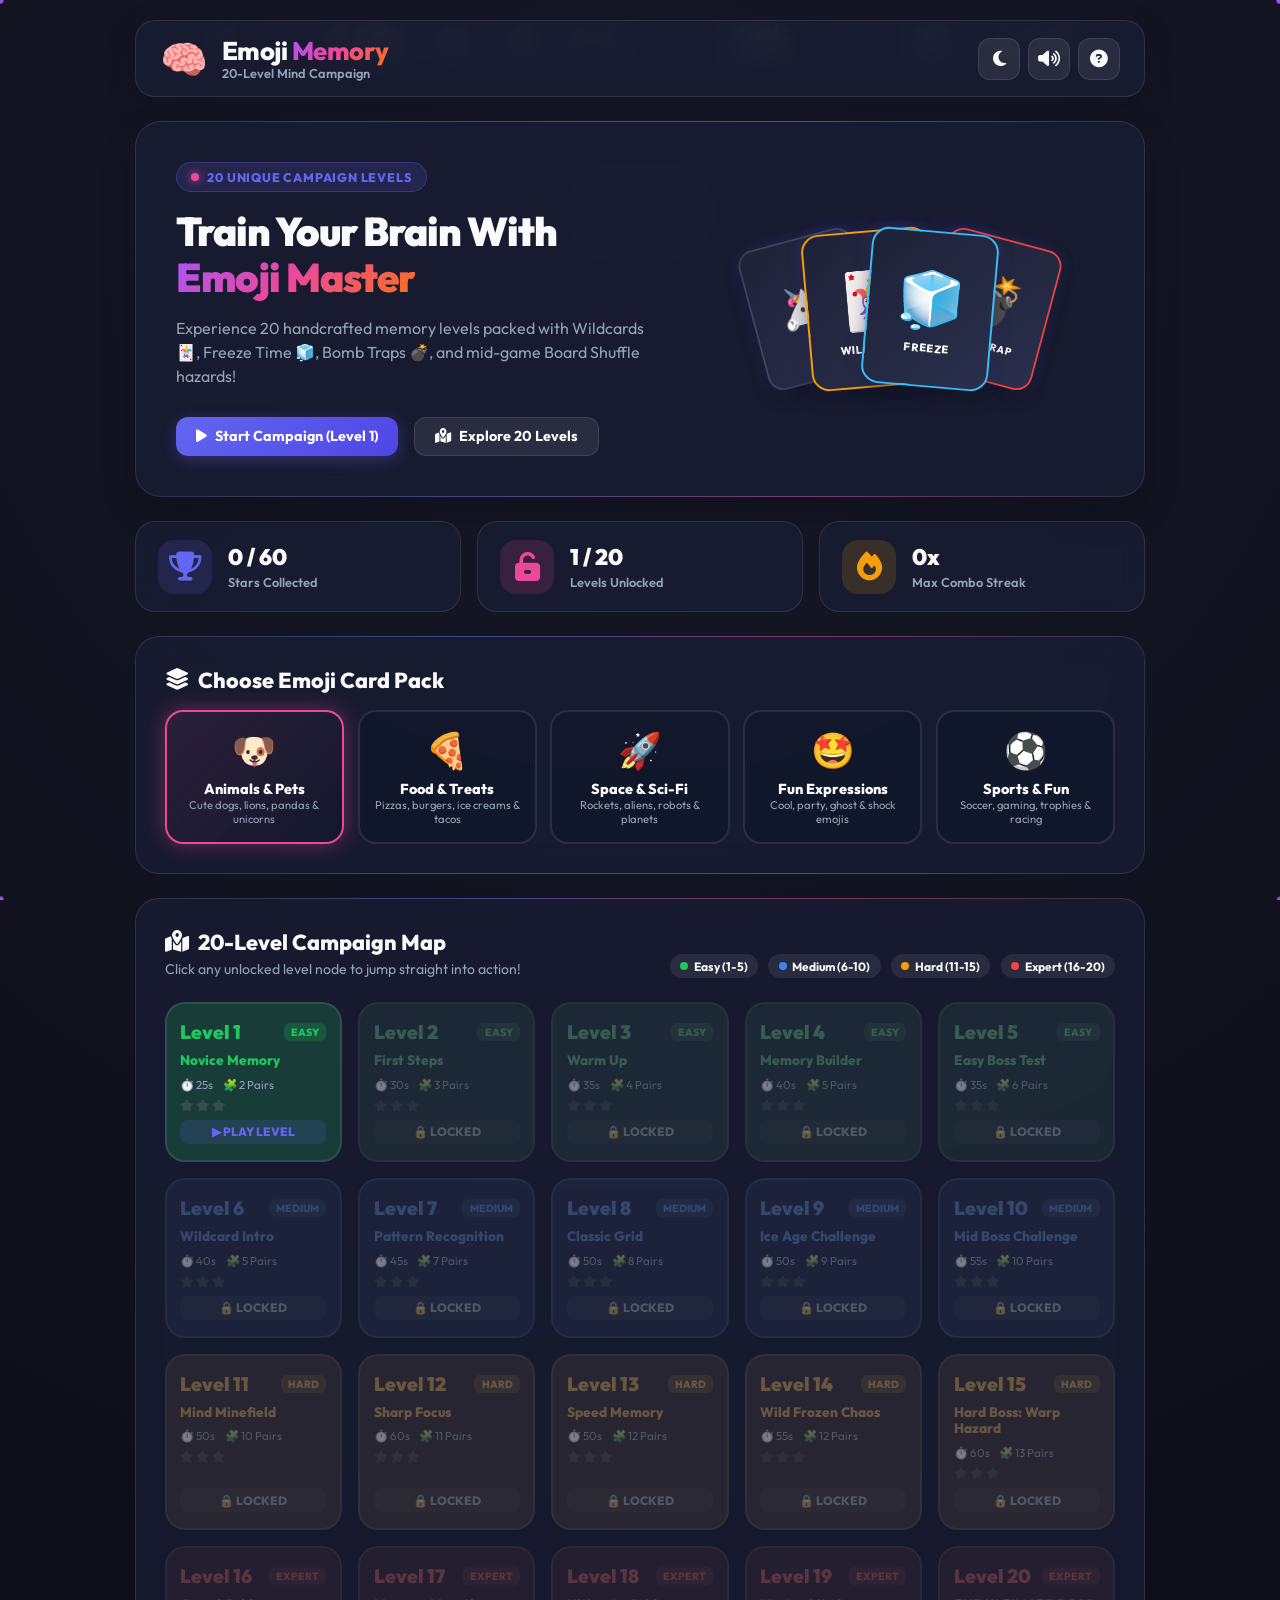
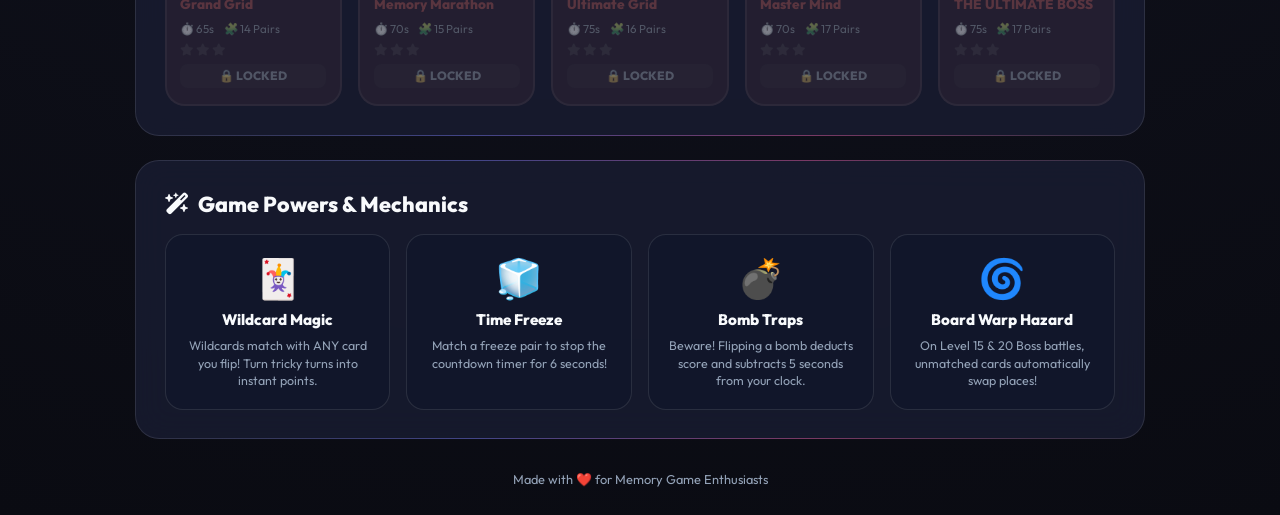
<file: EmojiMemoryMasterGame/index.html>
<!DOCTYPE html>
<html lang="en">
<head>
  <meta charset="UTF-8" />
  <meta name="viewport" content="width=device-width, initial-scale=1.0" />
  <title>Emoji Memory Master - 20 Level Campaign</title>
  <!-- Google Fonts -->
  <link rel="preconnect" href="https://fonts.googleapis.com" />
  <link rel="preconnect" href="https://fonts.gstatic.com" crossorigin />
  <link href="https://fonts.googleapis.com/css2?family=Outfit:wght@300;400;500;600;700;800;900&display=swap" rel="stylesheet" />
  <!-- Font Awesome Icons -->
  <link rel="stylesheet" href="https://cdnjs.cloudflare.com/ajax/libs/font-awesome/6.4.0/css/all.min.css" />
  <!-- Game Stylesheet -->
  <link rel="stylesheet" href="style.css" />
</head>
<body class="dark-mode">
  <!-- Interactive Particle Background Canvas -->
  <canvas id="bg-canvas"></canvas>

  <div class="app-wrapper">

    <!-- ===================================================================
         VIEW 1: LANDING / HOME VIEW (ULTRA ANIMATED)
         =================================================================== -->
    <div id="home-view" class="view active">
      <!-- Floating Background Emoji Orbs -->
      <div class="floating-orbs-container" id="orbs-container"></div>

      <!-- Top Navigation Header -->
      <header class="home-header">
        <div class="logo-container">
          <span class="logo-emoji">🧠</span>
          <div>
            <h1 class="logo-title">Emoji <span class="gradient-text rainbow-text">Memory</span></h1>
            <p class="logo-subtitle">20-Level Mind Campaign</p>
          </div>
        </div>

        <div class="header-controls">
          <button id="home-dark-light-toggle" class="btn-icon" title="Toggle Light / Dark Mode">
            <i class="fa-solid fa-moon"></i>
          </button>
          <button id="home-sound-btn" class="btn-icon" title="Toggle Sound">
            <i class="fa-solid fa-volume-high"></i>
          </button>
          <button id="home-help-btn" class="btn-icon" title="How to Play">
            <i class="fa-solid fa-circle-question"></i>
          </button>
        </div>
      </header>

      <!-- Hero Section with Glowing Border Sweep -->
      <section class="hero-section glow-border-card">
        <div class="hero-content">
          <div class="hero-badge">
            <span class="pulse-dot"></span> 20 UNIQUE CAMPAIGN LEVELS
          </div>
          <h1 class="hero-headline">Train Your Brain With <span class="gradient-text rainbow-text">Emoji Master</span></h1>
          <p class="hero-description">
            Experience 20 handcrafted memory levels packed with Wildcards 🃏, Freeze Time 🧊, Bomb Traps 💣, and mid-game Board Shuffle hazards!
          </p>

          <div class="hero-ctas">
            <button id="start-campaign-btn" class="btn btn-primary btn-hero btn-pulse">
              <i class="fa-solid fa-play"></i> Start Campaign (Level 1)
            </button>
            <button id="scroll-levels-btn" class="btn btn-secondary btn-hero">
              <i class="fa-solid fa-map-location-dot"></i> Explore 20 Levels
            </button>
          </div>
        </div>

        <!-- 3D Interactive Card Showcase Reel -->
        <div class="hero-showcase" id="hero-tilt-card">
          <div class="showcase-card showcase-card-1">
            <div class="sc-face">🦄</div>
          </div>
          <div class="showcase-card showcase-card-2">
            <div class="sc-face">🃏</div>
            <span class="sc-label">WILDCARD</span>
          </div>
          <div class="showcase-card showcase-card-3">
            <div class="sc-face">🧊</div>
            <span class="sc-label">FREEZE</span>
          </div>
          <div class="showcase-card showcase-card-4">
            <div class="sc-face">💣</div>
            <span class="sc-label">BOMB TRAP</span>
          </div>
        </div>
      </section>

      <!-- Stats Quick Overview -->
      <section class="home-stats-banner">
        <div class="h-stat-item animated-card">
          <i class="fa-solid fa-trophy h-stat-icon"></i>
          <div>
            <span id="home-total-stars" class="h-stat-val">0 / 60</span>
            <span class="h-stat-lbl">Stars Collected</span>
          </div>
        </div>
        <div class="h-stat-item animated-card">
          <i class="fa-solid fa-unlock-keyhole h-stat-icon"></i>
          <div>
            <span id="home-unlocked-count" class="h-stat-val">1 / 20</span>
            <span class="h-stat-lbl">Levels Unlocked</span>
          </div>
        </div>
        <div class="h-stat-item animated-card">
          <i class="fa-solid fa-fire h-stat-icon"></i>
          <div>
            <span id="home-best-streak" class="h-stat-val">0x</span>
            <span class="h-stat-lbl">Max Combo Streak</span>
          </div>
        </div>
      </section>

      <!-- Level Pack / Theme Selector -->
      <section class="pack-selector-section glow-border-card">
        <h2 class="section-title"><i class="fa-solid fa-layer-group"></i> Choose Emoji Card Pack</h2>
        <div class="pack-grid">
          <div class="pack-card active" data-pack="animals">
            <span class="pack-emoji">🐶</span>
            <div class="pack-info">
              <h3>Animals & Pets</h3>
              <p>Cute dogs, lions, pandas & unicorns</p>
            </div>
          </div>
          <div class="pack-card" data-pack="food">
            <span class="pack-emoji">🍕</span>
            <div class="pack-info">
              <h3>Food & Treats</h3>
              <p>Pizzas, burgers, ice creams & tacos</p>
            </div>
          </div>
          <div class="pack-card" data-pack="scifi">
            <span class="pack-emoji">🚀</span>
            <div class="pack-info">
              <h3>Space & Sci-Fi</h3>
              <p>Rockets, aliens, robots & planets</p>
            </div>
          </div>
          <div class="pack-card" data-pack="emotions">
            <span class="pack-emoji">🤩</span>
            <div class="pack-info">
              <h3>Fun Expressions</h3>
              <p>Cool, party, ghost & shock emojis</p>
            </div>
          </div>
          <div class="pack-card" data-pack="sports">
            <span class="pack-emoji">⚽</span>
            <div class="pack-info">
              <h3>Sports & Fun</h3>
              <p>Soccer, gaming, trophies & racing</p>
            </div>
          </div>
        </div>
      </section>

      <!-- 20 Level Campaign Map Section -->
      <section id="campaign-map-section" class="campaign-map-section glow-border-card">
        <div class="section-header-row">
          <div>
            <h2 class="section-title"><i class="fa-solid fa-map-location-dot"></i> 20-Level Campaign Map</h2>
            <p class="section-subtitle">Click any unlocked level node to jump straight into action!</p>
          </div>
          <div class="tier-legend-inline">
            <span class="legend-chip easy"><span class="chip-dot"></span> Easy (1-5)</span>
            <span class="legend-chip medium"><span class="chip-dot"></span> Medium (6-10)</span>
            <span class="legend-chip hard"><span class="chip-dot"></span> Hard (11-15)</span>
            <span class="legend-chip expert"><span class="chip-dot"></span> Expert (16-20)</span>
          </div>
        </div>

        <!-- 20 Interactive Level Cards Container -->
        <div id="home-level-nodes-grid" class="home-level-grid"></div>
      </section>

      <!-- Features Showcase Section -->
      <section class="features-section glow-border-card">
        <h2 class="section-title"><i class="fa-solid fa-wand-magic-sparkles"></i> Game Powers & Mechanics</h2>
        <div class="features-grid">
          <div class="feature-card">
            <span class="feature-icon">🃏</span>
            <h3>Wildcard Magic</h3>
            <p>Wildcards match with ANY card you flip! Turn tricky turns into instant points.</p>
          </div>
          <div class="feature-card">
            <span class="feature-icon">🧊</span>
            <h3>Time Freeze</h3>
            <p>Match a freeze pair to stop the countdown timer for 6 seconds!</p>
          </div>
          <div class="feature-card">
            <span class="feature-icon">💣</span>
            <h3>Bomb Traps</h3>
            <p>Beware! Flipping a bomb deducts score and subtracts 5 seconds from your clock.</p>
          </div>
          <div class="feature-card">
            <span class="feature-icon">🌀</span>
            <h3>Board Warp Hazard</h3>
            <p>On Level 15 & 20 Boss battles, unmatched cards automatically swap places!</p>
          </div>
        </div>
      </section>

      <!-- Home Footer -->
      <footer class="game-footer">
        <p>Made with ❤️ for Memory Game Enthusiasts</p>
      </footer>
    </div>


    <!-- ===================================================================
         VIEW 2: GAMEPLAY ARENA VIEW
         =================================================================== -->
    <div id="game-view" class="view">
      <!-- Game Top Header Navigation -->
      <header class="main-header">
        <button id="back-to-home-btn" class="btn btn-secondary btn-sm" title="Return to Home Landing">
          <i class="fa-solid fa-house"></i> Home
        </button>

        <div class="logo-container">
          <span class="logo-emoji">🧠</span>
          <div>
            <h1 class="logo-title">Emoji <span class="gradient-text">Memory</span></h1>
            <p class="logo-subtitle">Level Arena</p>
          </div>
        </div>

        <div class="header-controls">
          <button id="game-dark-light-toggle" class="btn-icon" title="Toggle Light / Dark Mode">
            <i class="fa-solid fa-moon"></i>
          </button>
          <button id="game-sound-btn" class="btn-icon" title="Toggle Sound">
            <i class="fa-solid fa-volume-high"></i>
          </button>
          <button id="game-help-btn" class="btn-icon" title="How to Play">
            <i class="fa-solid fa-circle-question"></i>
          </button>
        </div>
      </header>

      <!-- Campaign Progress Bar -->
      <section class="campaign-bar">
        <div class="level-badge">
          <span class="level-label">LEVEL</span>
          <span id="current-level-num" class="level-number">1</span>
          <span id="level-tier-badge" class="tier-tag tier-easy">EASY</span>
        </div>

        <div class="progress-container">
          <div class="progress-info">
            <span id="level-title-text">Level 1: Novice Memory</span>
            <span id="campaign-progress-text">1 / 20 Completed</span>
          </div>
          <div class="progress-bar-bg">
            <div id="campaign-progress-fill" class="progress-bar-fill" style="width: 5%;"></div>
          </div>
        </div>

        <button id="game-map-btn" class="btn btn-secondary btn-sm">
          <i class="fa-solid fa-map-location-dot"></i> Map
        </button>
      </section>

      <!-- Top Dashboard / Stats Bar -->
      <section class="dashboard">
        <div class="stat-card">
          <div class="stat-icon"><i class="fa-solid fa-stopwatch"></i></div>
          <div class="stat-info">
            <span class="stat-label">Time</span>
            <span id="stat-time" class="stat-value">00:00</span>
          </div>
        </div>

        <div class="stat-card">
          <div class="stat-icon"><i class="fa-solid fa-arrows-rotate"></i></div>
          <div class="stat-info">
            <span class="stat-label">Moves</span>
            <span id="stat-moves" class="stat-value">0</span>
          </div>
        </div>

        <div class="stat-card">
          <div class="stat-icon"><i class="fa-solid fa-star"></i></div>
          <div class="stat-info">
            <span class="stat-label">Score</span>
            <span id="stat-score" class="stat-value">0</span>
          </div>
        </div>

        <div class="stat-card">
          <div class="stat-icon"><i class="fa-solid fa-trophy"></i></div>
          <div class="stat-info">
            <span class="stat-label">Total Stars</span>
            <span id="stat-total-stars" class="stat-value">0 / 60</span>
          </div>
        </div>
      </section>

      <!-- Controls Bar & Power-Ups -->
      <section class="controls-bar">
        <div class="control-group">
          <label for="game-category-select"><i class="fa-solid fa-layer-group"></i> Card Pack</label>
          <select id="game-category-select" class="custom-select">
            <option value="animals">🐶 Animals</option>
            <option value="food">🍕 Food & Treats</option>
            <option value="scifi">🚀 Space & Sci-Fi</option>
            <option value="emotions">🤩 Expressions</option>
            <option value="sports">⚽ Sports & Fun</option>
          </select>
        </div>

        <div class="powerups-group">
          <button id="powerup-peek" class="btn-powerup" title="Peek all cards for 1.5 seconds">
            <span class="powerup-icon">👁️</span> Peek
            <span id="peek-count" class="badge">1</span>
          </button>
          <button id="powerup-hint" class="btn-powerup" title="Highlight a matching pair">
            <span class="powerup-icon">💡</span> Hint
            <span id="hint-count" class="badge">1</span>
          </button>
          <div id="combo-badge" class="combo-badge hidden">
            🔥 <span id="combo-text">2x Combo!</span>
          </div>
          <div id="freeze-indicator" class="freeze-badge hidden">
            🧊 <span id="freeze-text">FROZEN TIME!</span>
          </div>
        </div>

        <div class="button-group">
          <button id="restart-btn" class="btn btn-primary">
            <i class="fa-solid fa-rotate-right"></i> Retry Level
          </button>
        </div>
      </section>

      <!-- Game Grid Area -->
      <main class="game-area">
        <div id="card-grid" class="card-grid"></div>
      </main>

      <!-- Footer -->
      <footer class="game-footer">
        <p>Made with ❤️ for Memory Game Enthusiasts • Antigravity AI Engine</p>
      </footer>
    </div>

  </div> <!-- End App Wrapper -->

  <!-- ===================================================================
       MODAL DIALOGS
       =================================================================== -->
  
  <!-- LEVEL SELECT MAP MODAL -->
  <div id="level-map-modal" class="modal">
    <div class="modal-content level-map-card">
      <div class="modal-header">
        <h2><i class="fa-solid fa-map-location-dot"></i> Select Level (1 - 20)</h2>
        <button id="close-map-btn" class="btn-icon-close">&times;</button>
      </div>
      <div class="modal-body">
        <div class="tier-legend">
          <span class="legend-item"><span class="dot dot-easy"></span> Easy (1-5)</span>
          <span class="legend-item"><span class="dot dot-medium"></span> Medium (6-10)</span>
          <span class="legend-item"><span class="dot dot-hard"></span> Hard (11-15)</span>
          <span class="legend-item"><span class="dot dot-expert"></span> Expert (16-20)</span>
        </div>
        <div id="modal-level-nodes-grid" class="level-nodes-grid"></div>
      </div>
    </div>
  </div>

  <!-- VICTORY MODAL WITH HOME BUTTON -->
  <div id="victory-modal" class="modal">
    <div class="modal-content victory-card glow-border-card">
      <div class="victory-header">
        <div class="trophy-bounce">🏆</div>
        <h2 id="victory-title">Level Cleared!</h2>
        <p id="victory-subtext" class="victory-subtext">Awesome memory performance!</p>
      </div>

      <div class="star-rating" id="modal-stars">
        <i class="fa-solid fa-star star-active"></i>
        <i class="fa-solid fa-star star-active"></i>
        <i class="fa-solid fa-star star-active"></i>
      </div>

      <div class="victory-stats">
        <div class="v-stat">
          <span class="v-label">Score</span>
          <span id="modal-score" class="v-val highlight">1,250</span>
        </div>
        <div class="v-stat">
          <span class="v-label">Time</span>
          <span id="modal-time" class="v-val">00:45</span>
        </div>
        <div class="v-stat">
          <span class="v-label">Moves</span>
          <span id="modal-moves" class="v-val">12</span>
        </div>
        <div class="v-stat">
          <span class="v-label">Max Combo</span>
          <span id="modal-combo" class="v-val">3x</span>
        </div>
      </div>

      <!-- Actions including Go To Home Button -->
      <div class="modal-actions">
        <button id="next-level-btn" class="btn btn-primary btn-large">
          <i class="fa-solid fa-forward"></i> Next Level
        </button>
        <button id="replay-level-btn" class="btn btn-secondary">
          <i class="fa-solid fa-rotate-right"></i> Retry
        </button>
        <button id="home-from-victory-btn" class="btn btn-secondary">
          <i class="fa-solid fa-house"></i> Home
        </button>
      </div>
    </div>
  </div>

  <!-- GAME OVER MODAL WITH HOME BUTTON -->
  <div id="gameover-modal" class="modal">
    <div class="modal-content gameover-card glow-border-card">
      <div class="gameover-header">
        <div class="skull-bounce">⏰</div>
        <h2>Time's Up!</h2>
        <p class="gameover-subtext">Don't give up! Try again to conquer this level.</p>
      </div>

      <!-- Actions including Go To Home Button -->
      <div class="modal-actions">
        <button id="try-again-btn" class="btn btn-primary btn-large">
          <i class="fa-solid fa-rotate-right"></i> Retry Level
        </button>
        <button id="home-from-gameover-btn" class="btn btn-secondary">
          <i class="fa-solid fa-house"></i> Go to Home
        </button>
      </div>
    </div>
  </div>

  <!-- HOW TO PLAY MODAL -->
  <div id="help-modal" class="modal">
    <div class="modal-content help-card">
      <div class="modal-header">
        <h2><i class="fa-solid fa-circle-question"></i> How To Play & Powers</h2>
        <button id="close-help-btn" class="btn-icon-close">&times;</button>
      </div>
      <div class="modal-body">
        <ul class="help-list">
          <li>
            <span class="help-icon">🎯</span>
            <div>
              <strong>20 Progression Levels:</strong> Conquer levels from Easy (1-5), Medium (6-10), Hard (11-15), up to Level 20 Boss!
            </div>
          </li>
          <li>
            <span class="help-icon">🃏</span>
            <div>
              <strong>Wildcard Card (🃏):</strong> Wildcards match with ANY card you flip alongside it!
            </div>
          </li>
          <li>
            <span class="help-icon">💣</span>
            <div>
              <strong>Trap Bomb Card (💣):</strong> Avoid bombs! Flipping a bomb costs -100 points and -5 seconds.
            </div>
          </li>
          <li>
            <span class="help-icon">🧊</span>
            <div>
              <strong>Freeze Time Card (🧊):</strong> Matching a freeze pair pauses the countdown timer for 6 seconds!
            </div>
          </li>
          <li>
            <span class="help-icon">🌀</span>
            <div>
              <strong>Board Warp Hazard:</strong> On Boss levels (15 & 20), unmatched cards swap places every 15 seconds!
            </div>
          </li>
        </ul>
      </div>
      <div class="modal-footer">
        <button id="got-it-btn" class="btn btn-primary">Got it, Let's Play!</button>
      </div>
    </div>
  </div>

  <!-- Confetti Canvas -->
  <canvas id="confetti-canvas"></canvas>

  <!-- Main Game Script -->
  <script src="script.js"></script>
</body>
</html>
</file>
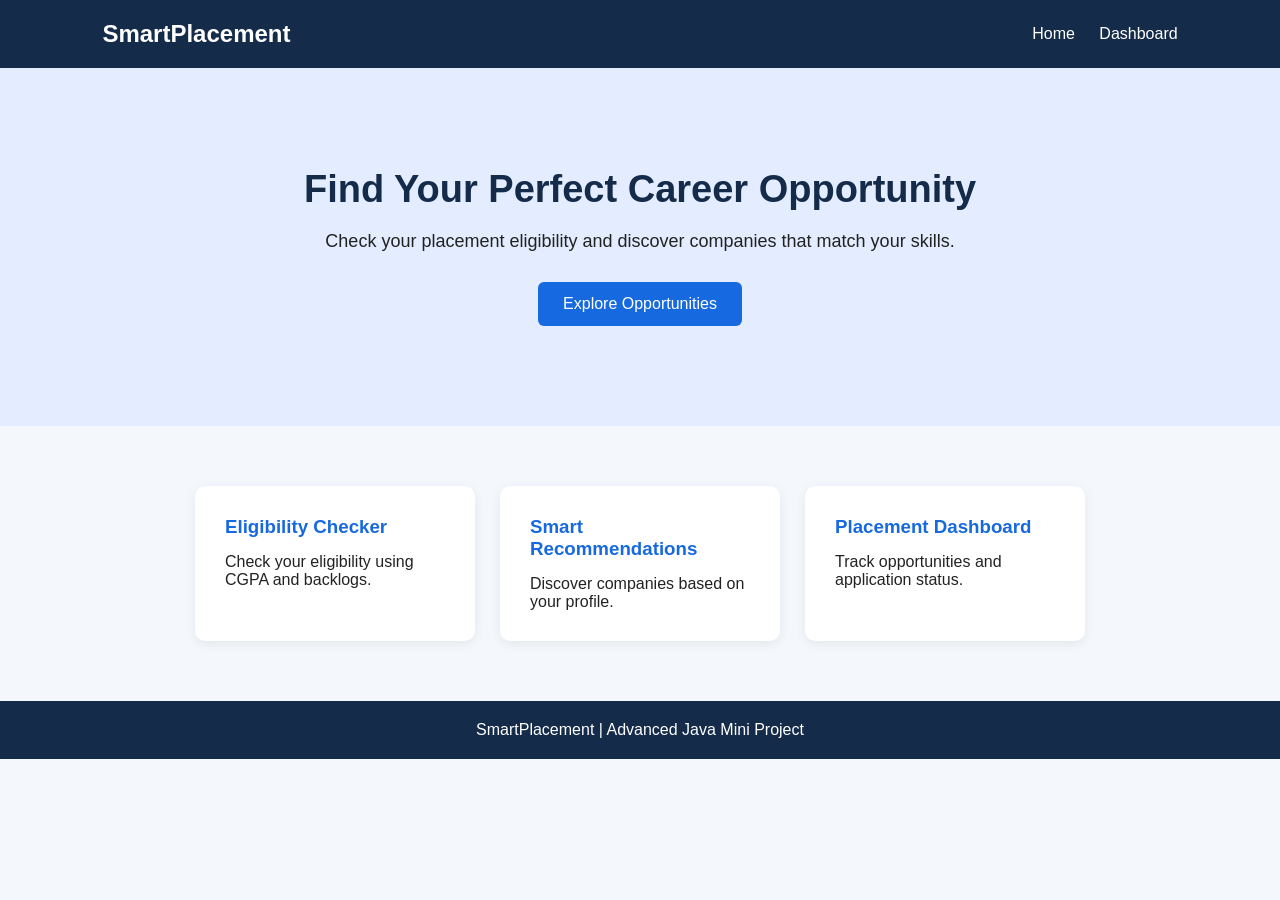
<file: WebContent/index.html>
<!DOCTYPE html>
<html lang="en">
<head>
    <meta charset="UTF-8">
    <meta name="viewport" content="width=device-width, initial-scale=1.0">

    <title>Smart Placement System</title>

    <link rel="stylesheet" href="style.css">
</head>

<body>

    <header>
        <h2>SmartPlacement</h2>

        <nav>
            <a href="index.html">Home</a>
            <a href="dashboard.html">Dashboard</a>
        </nav>
    </header>

    <section class="hero">
        <h1>Find Your Perfect Career Opportunity</h1>

        <p>
            Check your placement eligibility and discover
            companies that match your skills.
        </p>

        <a class="btn" href="dashboard.html">
            Explore Opportunities
        </a>
    </section>

    <section class="features">

        <div class="card">
            <h3>Eligibility Checker</h3>
            <p>Check your eligibility using CGPA and backlogs.</p>
        </div>

        <div class="card">
            <h3>Smart Recommendations</h3>
            <p>Discover companies based on your profile.</p>
        </div>

        <div class="card">
            <h3>Placement Dashboard</h3>
            <p>Track opportunities and application status.</p>
        </div>

    </section>

    <footer>
        <p>SmartPlacement | Advanced Java Mini Project</p>
    </footer>

</body>
</html>
</file>
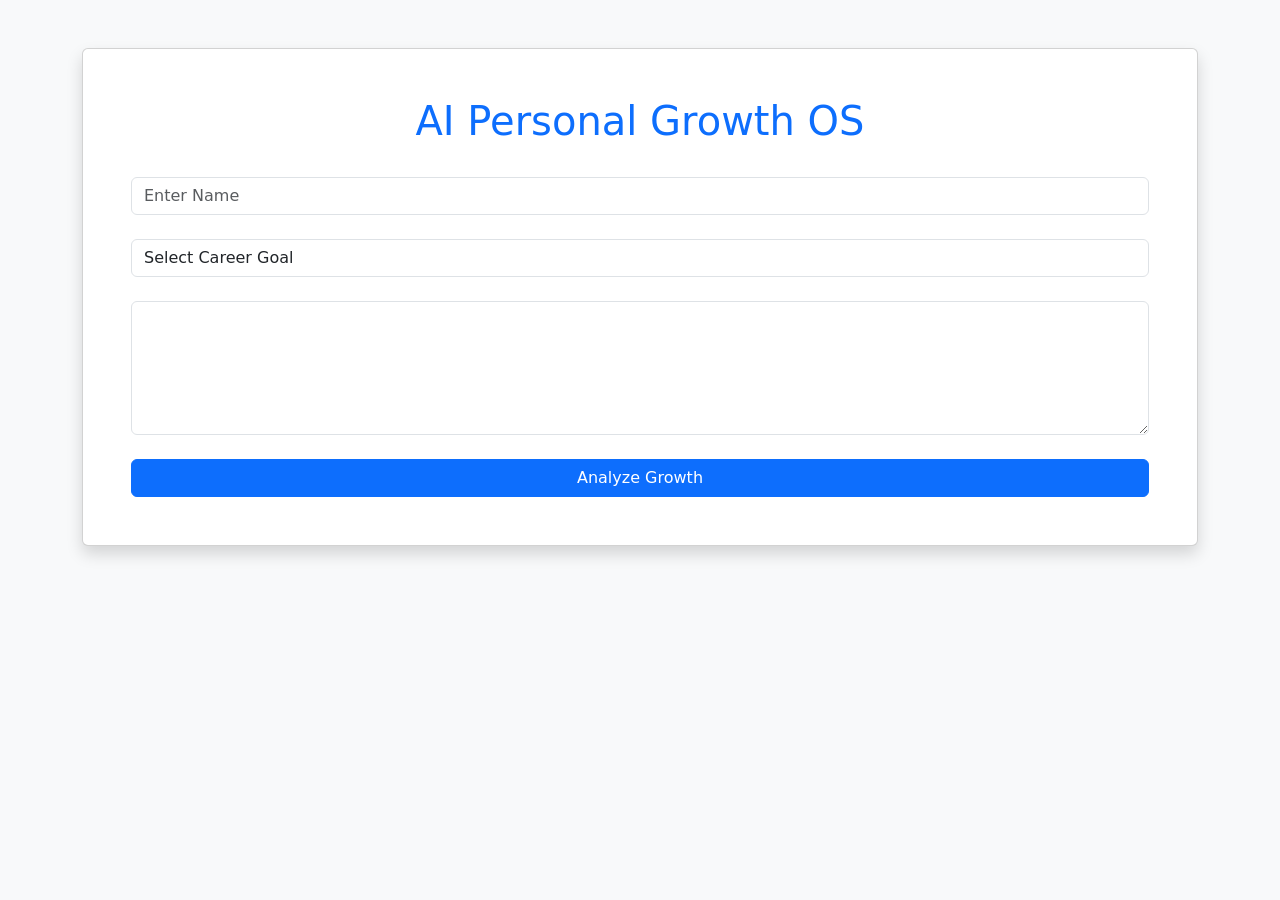
<file: 1_AI Personal Growth OS/templates/index.html>
<!DOCTYPE html>
<html>
<head>
    <title>AI Growth OS</title>
    <link href="https://cdn.jsdelivr.net/npm/bootstrap@5.3.0/dist/css/bootstrap.min.css" rel="stylesheet">
</head>
<body class="bg-light">
<div class="container mt-5">
    <div class="card p-5 shadow">
        <h1 class="text-center text-primary">
            AI Personal Growth OS
        </h1>
        <form action="/dashboard" method="POST">
            <input
                type="text"
                name="name"
                class="form-control mt-4"
                placeholder="Enter Name"
                required>
            <select
                name="goal"
                class="form-control mt-4"
                required>
                <option value="">
                    Select Career Goal
                </option>
                <option value="full stack developer">
                    Full Stack Developer
                </option>
                <option value="python developer">
                    Python Developer
                </option>
                <option value="data analyst">
                    Data Analyst
                </option>
            </select>
            <textarea
                name="skills"
                class="form-control mt-4"
                rows="5"
                placeholder="Enter your skills..."
                required>
            </textarea>
            <button class="btn btn-primary mt-4 w-100">
                Analyze Growth
            </button>
        </form>
    </div>
</div>
</body>
</html>
</file>
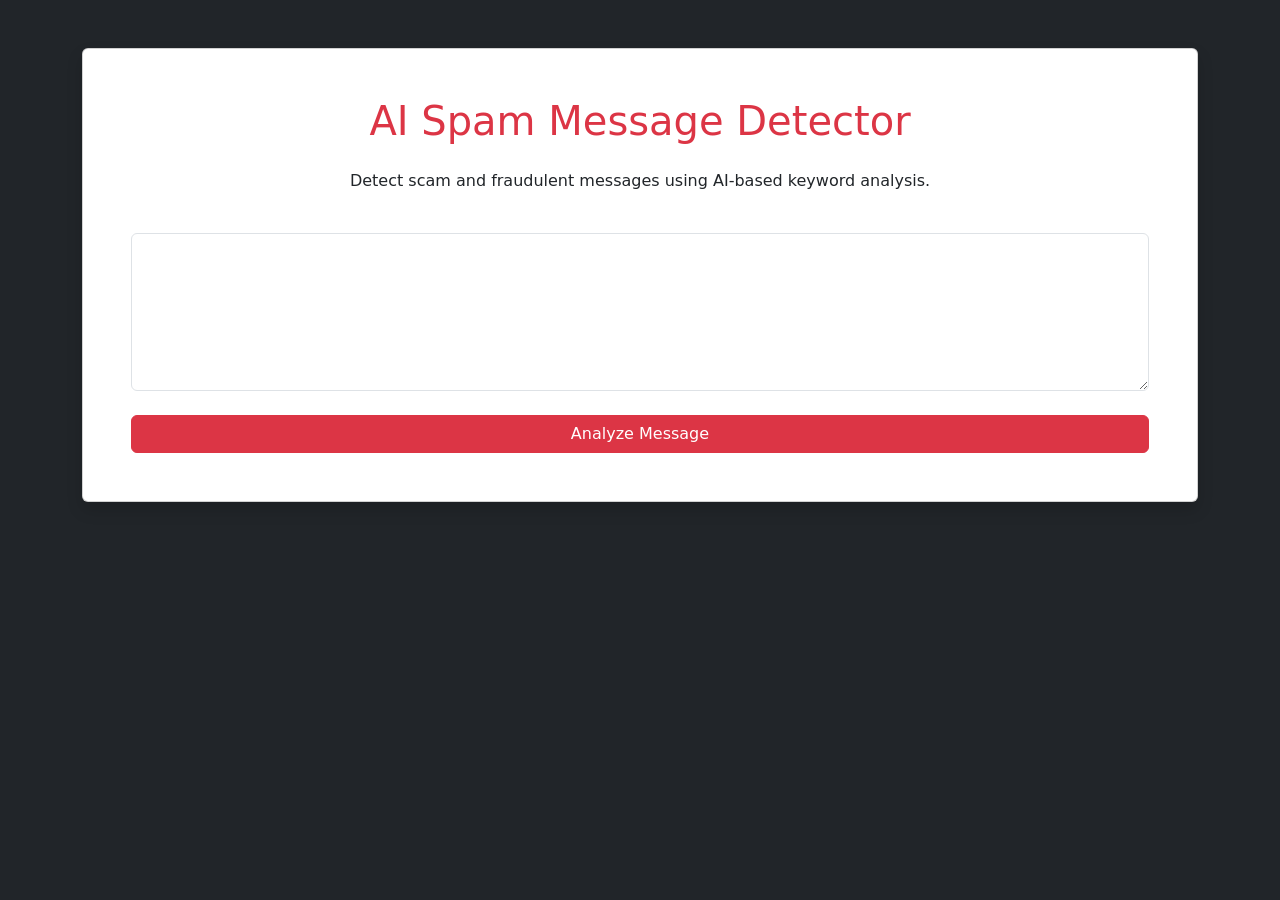
<file: 2_AI Scam Message Detector/templates/index.html>
<!DOCTYPE html>
<html>
<head>
    <title>AI Spam Detector</title>
    <link href="https://cdn.jsdelivr.net/npm/bootstrap@5.3.0/dist/css/bootstrap.min.css" rel="stylesheet">
</head>
<body class="bg-dark">
    <div class="container mt-5">
        <div class="card p-5 shadow">
            <h1 class="text-center text-danger">
                AI Spam Message Detector
            </h1>
            <p class="text-center mt-3">
                Detect scam and fraudulent messages using AI-based keyword analysis.
            </p>
            <form action="/check" method="POST">
                <textarea
                    name="message"
                    class="form-control mt-4"
                    rows="6"
                    placeholder="Paste your message here..."
                    required>
                </textarea>
                <button class="btn btn-danger mt-4 w-100">
                    Analyze Message
                </button>
            </form>
        </div>
    </div>
</body>

</html>
</file>
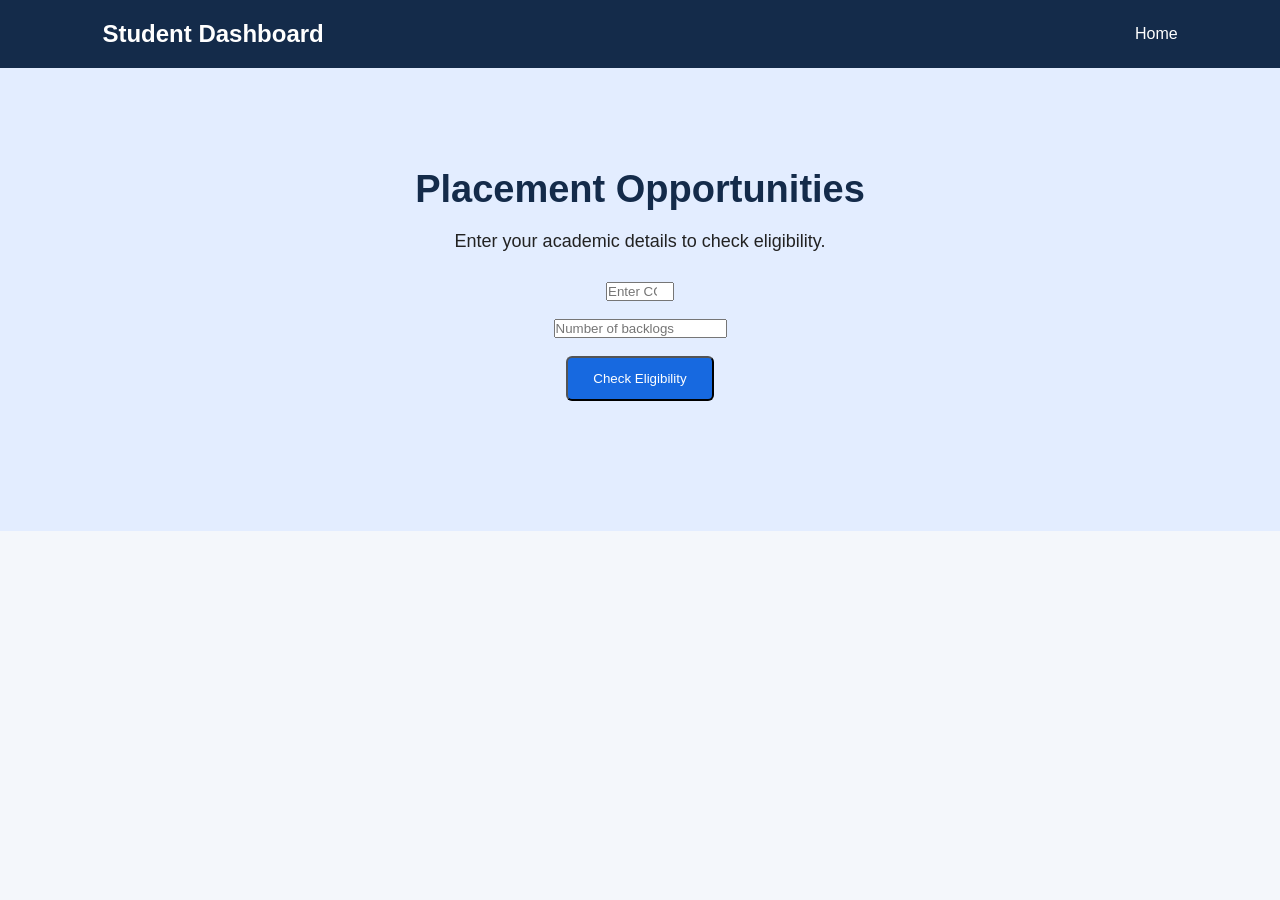
<file: WebContent/dashboard.html>
<!DOCTYPE html>
<html lang="en">
<head>
    <meta charset="UTF-8">
    <meta name="viewport" content="width=device-width, initial-scale=1.0">

    <title>Placement Dashboard</title>

    <link rel="stylesheet" href="style.css">
</head>

<body>

<header>
    <h2>Student Dashboard</h2>
    <nav><a href="index.html">Home</a></nav>
</header>

<section class="hero">

    <h1>Placement Opportunities</h1>

    <p>Enter your academic details to check eligibility.</p>

    <form id="placementForm">

        <input
            type="number"
            id="cgpa"
            placeholder="Enter CGPA (0–10)"
            min="0"
            max="10"
            step="0.01"
            required
        >

        <br><br>

        <input
            type="number"
            id="backlogs"
            placeholder="Number of backlogs"
            min="0"
            step="1"
            required
        >

        <br><br>

        <button class="btn" type="submit">
            Check Eligibility
        </button>

    </form>

    <div id="result" style="margin-top: 30px;"></div>

</section>

<script>
    const companies = [
        { name: "Infosys", cgpa: 6.0, backlogs: 0 },
        { name: "TCS", cgpa: 6.5, backlogs: 0 },
        { name: "Wipro", cgpa: 6.0, backlogs: 1 },
        { name: "Accenture", cgpa: 6.5, backlogs: 0 }
    ];

    document.getElementById("placementForm")
        .addEventListener("submit", function(event) {

            event.preventDefault();

            const cgpa = Number(document.getElementById("cgpa").value);
            const backlogs = Number(
                document.getElementById("backlogs").value
            );

            if (
                !Number.isFinite(cgpa) ||
                cgpa < 0 ||
                cgpa > 10 ||
                !Number.isInteger(backlogs) ||
                backlogs < 0
            ) {
                document.getElementById("result").textContent =
                    "Please enter valid academic details.";
                return;
            }

            const eligible = companies.filter(company =>
                cgpa >= company.cgpa &&
                backlogs <= company.backlogs
            );

            const result = document.getElementById("result");
            result.replaceChildren();

            const heading = document.createElement("h2");
            heading.textContent = "Your Matching Companies";
            result.appendChild(heading);

            if (eligible.length === 0) {
                const message = document.createElement("p");
                message.textContent =
                    "No matching companies found for these sample criteria.";
                result.appendChild(message);
                return;
            }

            eligible.forEach(company => {
                const card = document.createElement("div");
                card.className = "card";
                card.style.margin = "15px auto";

                const name = document.createElement("h3");
                name.textContent = company.name;

                const criteria = document.createElement("p");
                criteria.textContent =
                    "Minimum CGPA: " + company.cgpa +
                    " | Maximum backlogs: " + company.backlogs;

                card.append(name, criteria);
                result.appendChild(card);
            });
        });
</script>

</body>
</html>
</file>
<file: EmojiMemoryMasterGame/style.css>
/* ==========================================================================
   Emoji Memory Master - Home Landing & 20 Level Campaign Stylesheet
   ========================================================================== */

/* --- CSS Variables & Light / Dark Themes --- */
:root {
  --font-family: 'Outfit', -apple-system, BlinkMacSystemFont, 'Segoe UI', Roboto, sans-serif;
  --transition-speed: 0.35s;
}

/* Dark Theme (Default) */
body.dark-mode {
  --bg-gradient: radial-gradient(circle at 50% 10%, #161828 0%, #0a0b12 100%);
  --panel-bg: rgba(26, 30, 52, 0.75);
  --panel-border: rgba(255, 255, 255, 0.1);
  --card-bg-front: linear-gradient(135deg, #1e2238 0%, #2a2f4c 100%);
  --card-bg-back: linear-gradient(135deg, #6366f1 0%, #a855f7 100%);
  --card-border: rgba(255, 255, 255, 0.12);
  --card-shadow: 0 8px 20px -5px rgba(0, 0, 0, 0.5), 0 0 15px rgba(99, 102, 241, 0.2);
  --card-hover-shadow: 0 12px 28px rgba(168, 85, 247, 0.4);
  --card-matched-shadow: 0 0 25px rgba(34, 197, 94, 0.6);
  
  --primary-color: #6366f1;
  --primary-hover: #4f46e5;
  --secondary-color: #3b82f6;
  --accent-color: #ec4899;
  --success-color: #22c55e;
  --warning-color: #f59e0b;
  --danger-color: #ef4444;
  --freeze-color: #38bdf8;
  
  --text-main: #f8fafc;
  --text-muted: #94a3b8;
  --modal-bg: rgba(22, 26, 46, 0.96);
  --input-bg: rgba(15, 23, 42, 0.6);
  --chip-bg: rgba(255, 255, 255, 0.08);
}

/* Light Theme */
body.light-mode {
  --bg-gradient: linear-gradient(135deg, #e0e7ff 0%, #f1f5f9 50%, #fae8ff 100%);
  --panel-bg: rgba(255, 255, 255, 0.85);
  --panel-border: rgba(99, 102, 241, 0.15);
  --card-bg-front: linear-gradient(135deg, #ffffff 0%, #f8fafc 100%);
  --card-bg-back: linear-gradient(135deg, #4f46e5 0%, #9333ea 100%);
  --card-border: rgba(99, 102, 241, 0.2);
  --card-shadow: 0 8px 20px -5px rgba(99, 102, 241, 0.15), 0 4px 10px rgba(0, 0, 0, 0.05);
  --card-hover-shadow: 0 12px 25px rgba(99, 102, 241, 0.3);
  --card-matched-shadow: 0 0 20px rgba(34, 197, 94, 0.5);

  --primary-color: #4f46e5;
  --primary-hover: #4338ca;
  --secondary-color: #2563eb;
  --accent-color: #d946ef;
  --success-color: #16a34a;
  --warning-color: #d97706;
  --danger-color: #dc2626;
  --freeze-color: #0284c7;

  --text-main: #0f172a;
  --text-muted: #64748b;
  --modal-bg: rgba(255, 255, 255, 0.97);
  --input-bg: rgba(241, 245, 249, 0.9);
  --chip-bg: rgba(0, 0, 0, 0.05);
}

/* --- Global Reset & Canvas --- */
* {
  box-sizing: border-box;
  margin: 0;
  padding: 0;
  user-select: none;
}

body {
  font-family: var(--font-family);
  background: var(--bg-gradient);
  color: var(--text-main);
  min-height: 100vh;
  display: flex;
  justify-content: center;
  align-items: center;
  overflow-x: hidden;
  position: relative;
  transition: background var(--transition-speed), color var(--transition-speed);
}

#bg-canvas, #confetti-canvas {
  position: fixed;
  top: 0;
  left: 0;
  width: 100%;
  height: 100%;
  pointer-events: none;
}
#bg-canvas { z-index: 0; }
#confetti-canvas { z-index: 1000; }

.app-wrapper {
  width: 100%;
  max-width: 1050px;
  padding: 1.25rem;
  z-index: 1;
}

/* Floating Emoji Orbs Background */
.floating-orbs-container {
  position: absolute;
  inset: 0;
  pointer-events: none;
  overflow: hidden;
  z-index: 0;
}

.orb {
  position: absolute;
  font-size: 2rem;
  opacity: 0.15;
  animation: floatOrb 12s linear infinite;
  filter: blur(0.5px);
}

@keyframes floatOrb {
  0% { transform: translateY(100vh) rotate(0deg) scale(0.8); opacity: 0; }
  20% { opacity: 0.25; }
  80% { opacity: 0.25; }
  100% { transform: translateY(-20vh) rotate(360deg) scale(1.2); opacity: 0; }
}

/* Glow Border Card Sweep */
.glow-border-card {
  position: relative;
}

.glow-border-card::after {
  content: '';
  position: absolute;
  inset: -1px;
  border-radius: inherit;
  padding: 1px;
  background: linear-gradient(90deg, transparent, var(--primary-color), var(--accent-color), transparent);
  -webkit-mask: linear-gradient(#fff 0 0) content-box, linear-gradient(#fff 0 0);
  -webkit-mask-composite: xor;
  mask-composite: exclude;
  opacity: 0.4;
  pointer-events: none;
  animation: borderShine 4s linear infinite;
}

@keyframes borderShine {
  0% { background-position: 0% 50%; }
  100% { background-position: 200% 50%; }
}

/* Rainbow Text Animation */
.rainbow-text {
  background: linear-gradient(90deg, #a855f7, #ec4899, #f97316, #3b82f6, #a855f7);
  background-size: 200% auto;
  -webkit-background-clip: text;
  -webkit-text-fill-color: transparent;
  animation: rainbowShimmer 4s linear infinite;
}

@keyframes rainbowShimmer {
  to { background-position: 200% center; }
}

/* --- SPA View Switching Transitions --- */
.view {
  display: none;
  opacity: 0;
  transform: scale(0.98);
  transition: opacity 0.4s ease, transform 0.4s cubic-bezier(0.16, 1, 0.3, 1);
  flex-direction: column;
  gap: 1.5rem;
  width: 100%;
}

.view.active {
  display: flex;
  opacity: 1;
  transform: scale(1);
}

/* ==========================================================================
   LANDING / HOME VIEW STYLES
   ========================================================================== */

/* Header */
.home-header, .main-header {
  display: flex;
  justify-content: space-between;
  align-items: center;
  background: var(--panel-bg);
  backdrop-filter: blur(16px);
  -webkit-backdrop-filter: blur(16px);
  border: 1px solid var(--panel-border);
  padding: 0.85rem 1.5rem;
  border-radius: 20px;
  box-shadow: 0 8px 32px rgba(0, 0, 0, 0.15);
}

.logo-container {
  display: flex;
  align-items: center;
  gap: 0.85rem;
}

.logo-emoji {
  font-size: 2.4rem;
  animation: float 3.5s infinite ease-in-out;
}

.logo-title {
  font-size: 1.6rem;
  font-weight: 800;
  line-height: 1.1;
  letter-spacing: -0.5px;
}

.gradient-text {
  background: linear-gradient(135deg, #a855f7, #ec4899, #f97316);
  -webkit-background-clip: text;
  -webkit-text-fill-color: transparent;
}

.logo-subtitle {
  font-size: 0.8rem;
  color: var(--text-muted);
  font-weight: 600;
}

.header-controls {
  display: flex;
  gap: 0.5rem;
}

.btn-icon {
  background: var(--chip-bg);
  border: 1px solid var(--panel-border);
  color: var(--text-main);
  width: 42px;
  height: 42px;
  border-radius: 12px;
  cursor: pointer;
  display: flex;
  align-items: center;
  justify-content: center;
  font-size: 1.1rem;
  transition: all 0.25s ease;
}

.btn-icon:hover {
  background: rgba(99, 102, 241, 0.2);
  transform: translateY(-2px);
  color: var(--primary-color);
}

/* Hero Section */
.hero-section {
  display: grid;
  grid-template-columns: 1.2fr 1fr;
  gap: 2rem;
  align-items: center;
  background: var(--panel-bg);
  backdrop-filter: blur(16px);
  -webkit-backdrop-filter: blur(16px);
  border: 1px solid var(--panel-border);
  padding: 2.5rem;
  border-radius: 26px;
  box-shadow: 0 15px 35px rgba(0, 0, 0, 0.2);
}

.hero-badge {
  display: inline-flex;
  align-items: center;
  gap: 0.5rem;
  background: rgba(99, 102, 241, 0.15);
  border: 1px solid rgba(99, 102, 241, 0.3);
  color: var(--primary-color);
  padding: 0.4rem 0.9rem;
  border-radius: 20px;
  font-size: 0.78rem;
  font-weight: 800;
  letter-spacing: 0.8px;
  margin-bottom: 1rem;
}

.pulse-dot {
  width: 8px;
  height: 8px;
  border-radius: 50%;
  background: var(--accent-color);
  box-shadow: 0 0 10px var(--accent-color);
  animation: pulse 1.2s infinite alternate;
}

.hero-headline {
  font-size: 2.5rem;
  font-weight: 900;
  line-height: 1.15;
  letter-spacing: -1px;
  margin-bottom: 1rem;
}

.hero-description {
  font-size: 1rem;
  color: var(--text-muted);
  line-height: 1.5;
  margin-bottom: 1.8rem;
}

.hero-ctas {
  display: flex;
  gap: 1rem;
  flex-wrap: wrap;
}

.btn-hero {
  padding: 0.95rem 2rem;
  font-size: 1.05rem;
  border-radius: 16px;
}

.btn-pulse {
  animation: pulseShadow 2s infinite ease-in-out;
}

/* Hero 3D Card Showcase Reel */
.hero-showcase {
  position: relative;
  height: 260px;
  display: flex;
  justify-content: center;
  align-items: center;
  perspective: 1200px;
}

.showcase-card {
  position: absolute;
  width: 130px;
  height: 160px;
  border-radius: 18px;
  background: var(--card-bg-front);
  border: 2px solid var(--card-border);
  box-shadow: var(--card-shadow);
  display: flex;
  flex-direction: column;
  align-items: center;
  justify-content: center;
  gap: 0.5rem;
  transition: all 0.5s cubic-bezier(0.175, 0.885, 0.32, 1.275);
}

.sc-face { font-size: 3.5rem; }
.sc-label { font-size: 0.7rem; font-weight: 800; letter-spacing: 0.8px; }

.showcase-card-1 { transform: translateX(-90px) rotate(-15deg) scale(0.9); z-index: 1; }
.showcase-card-2 { transform: translateX(-30px) rotate(-5deg) scale(0.98); z-index: 2; border-color: #f59e0b; }
.showcase-card-3 { transform: translateX(30px) rotate(5deg) scale(0.98); z-index: 3; border-color: #38bdf8; }
.showcase-card-4 { transform: translateX(90px) rotate(15deg) scale(0.9); z-index: 1; border-color: #ef4444; }

.hero-showcase:hover .showcase-card-1 { transform: translateX(-120px) rotate(-22deg) scale(0.95); }
.hero-showcase:hover .showcase-card-2 { transform: translateX(-40px) rotate(-8deg) scale(1.05); }
.hero-showcase:hover .showcase-card-3 { transform: translateX(40px) rotate(8deg) scale(1.05); }
.hero-showcase:hover .showcase-card-4 { transform: translateX(120px) rotate(22deg) scale(0.95); }

/* Home Stats Banner */
.home-stats-banner {
  display: grid;
  grid-template-columns: repeat(3, 1fr);
  gap: 1rem;
}

.h-stat-item {
  background: var(--panel-bg);
  backdrop-filter: blur(12px);
  -webkit-backdrop-filter: blur(12px);
  border: 1px solid var(--panel-border);
  padding: 1.1rem 1.4rem;
  border-radius: 20px;
  display: flex;
  align-items: center;
  gap: 1rem;
  transition: transform 0.3s ease;
}

.h-stat-item:hover { transform: translateY(-4px); }

.h-stat-icon {
  font-size: 1.8rem;
  color: var(--primary-color);
  background: rgba(99, 102, 241, 0.15);
  width: 54px;
  height: 54px;
  border-radius: 16px;
  display: flex;
  align-items: center;
  justify-content: center;
}

.h-stat-item:nth-child(2) .h-stat-icon { color: var(--accent-color); background: rgba(236, 72, 153, 0.15); }
.h-stat-item:nth-child(3) .h-stat-icon { color: var(--warning-color); background: rgba(245, 158, 11, 0.15); }

.h-stat-val { font-size: 1.4rem; font-weight: 900; display: block; }
.h-stat-lbl { font-size: 0.8rem; color: var(--text-muted); font-weight: 600; }

/* Pack Selector Section */
.pack-selector-section, .campaign-map-section, .features-section {
  background: var(--panel-bg);
  backdrop-filter: blur(16px);
  -webkit-backdrop-filter: blur(16px);
  border: 1px solid var(--panel-border);
  padding: 1.8rem;
  border-radius: 24px;
}

.section-title {
  font-size: 1.35rem;
  font-weight: 800;
  display: flex;
  align-items: center;
  gap: 0.6rem;
  margin-bottom: 0.3rem;
}

.section-subtitle {
  font-size: 0.88rem;
  color: var(--text-muted);
}

.section-header-row {
  display: flex;
  justify-content: space-between;
  align-items: flex-end;
  margin-bottom: 1.5rem;
  flex-wrap: wrap;
  gap: 1rem;
}

.pack-grid {
  display: grid;
  grid-template-columns: repeat(5, 1fr);
  gap: 0.85rem;
  margin-top: 1rem;
}

.pack-card {
  background: var(--input-bg);
  border: 2px solid var(--panel-border);
  padding: 1rem 0.75rem;
  border-radius: 18px;
  display: flex;
  flex-direction: column;
  align-items: center;
  text-align: center;
  gap: 0.5rem;
  cursor: pointer;
  transition: all 0.25s ease;
}

.pack-card:hover {
  transform: translateY(-4px);
  border-color: var(--primary-color);
}

.pack-card.active {
  border-color: var(--accent-color);
  box-shadow: 0 0 20px rgba(236, 72, 153, 0.4);
  background: linear-gradient(135deg, rgba(236, 72, 153, 0.1), var(--input-bg));
}

.pack-emoji { font-size: 2.2rem; }
.pack-info h3 { font-size: 0.9rem; font-weight: 800; }
.pack-info p { font-size: 0.7rem; color: var(--text-muted); }

/* 20 Level Interactive Home Map Cards */
.tier-legend-inline {
  display: flex;
  gap: 0.65rem;
  font-size: 0.75rem;
  font-weight: 700;
}

.legend-chip {
  padding: 0.3rem 0.65rem;
  border-radius: 20px;
  background: var(--chip-bg);
  display: flex;
  align-items: center;
  gap: 0.35rem;
}

.chip-dot { width: 8px; height: 8px; border-radius: 50%; }
.legend-chip.easy .chip-dot { background: #22c55e; }
.legend-chip.medium .chip-dot { background: #3b82f6; }
.legend-chip.hard .chip-dot { background: #f59e0b; }
.legend-chip.expert .chip-dot { background: #ef4444; }

.home-level-grid {
  display: grid;
  grid-template-columns: repeat(5, 1fr);
  gap: 1rem;
}

.home-level-card {
  background: var(--input-bg);
  border: 2px solid var(--panel-border);
  border-radius: 20px;
  padding: 1rem 0.85rem;
  display: flex;
  flex-direction: column;
  gap: 0.5rem;
  cursor: pointer;
  transition: all 0.3s cubic-bezier(0.175, 0.885, 0.32, 1.275);
  position: relative;
  overflow: hidden;
}

.home-level-card:hover:not(.locked) {
  transform: translateY(-5px) scale(1.03);
  border-color: var(--primary-color);
  box-shadow: 0 12px 25px rgba(99, 102, 241, 0.3);
}

.home-level-card.locked {
  opacity: 0.45;
  cursor: not-allowed;
  filter: grayscale(0.5);
}

.hl-top {
  display: flex;
  justify-content: space-between;
  align-items: center;
}

.hl-num {
  font-size: 1.2rem;
  font-weight: 900;
}

.hl-tier-badge {
  font-size: 0.65rem;
  font-weight: 800;
  padding: 0.15rem 0.45rem;
  border-radius: 6px;
  text-transform: uppercase;
}

.hl-title {
  font-size: 0.85rem;
  font-weight: 800;
  line-height: 1.2;
}

.hl-meta {
  font-size: 0.72rem;
  color: var(--text-muted);
  display: flex;
  gap: 0.6rem;
}

.hl-stars {
  display: flex;
  gap: 2px;
  font-size: 0.75rem;
  color: #facc15;
}

.hl-action {
  margin-top: auto;
  font-size: 0.75rem;
  font-weight: 800;
  text-align: center;
  padding: 0.3rem;
  border-radius: 8px;
  background: rgba(99, 102, 241, 0.15);
  color: var(--primary-color);
}

.home-level-card.locked .hl-action {
  background: rgba(125, 125, 125, 0.1);
  color: var(--text-muted);
}

/* Features Grid */
.features-grid {
  display: grid;
  grid-template-columns: repeat(4, 1fr);
  gap: 1rem;
  margin-top: 1rem;
}

.feature-card {
  background: var(--input-bg);
  border: 1px solid var(--panel-border);
  padding: 1.2rem 1rem;
  border-radius: 18px;
  text-align: center;
  display: flex;
  flex-direction: column;
  align-items: center;
  gap: 0.5rem;
  transition: transform 0.25s ease;
}

.feature-card:hover { transform: translateY(-3px); }
.feature-icon { font-size: 2.4rem; }
.feature-card h3 { font-size: 0.95rem; font-weight: 800; }
.feature-card p { font-size: 0.78rem; color: var(--text-muted); line-height: 1.4; }

/* ==========================================================================
   GAMEPLAY ARENA VIEW STYLES
   ========================================================================== */
.campaign-bar {
  background: var(--panel-bg);
  backdrop-filter: blur(16px);
  -webkit-backdrop-filter: blur(16px);
  border: 1px solid var(--panel-border);
  padding: 0.85rem 1.25rem;
  border-radius: 18px;
  display: flex;
  align-items: center;
  gap: 1.25rem;
  box-shadow: 0 4px 20px rgba(0, 0, 0, 0.1);
}

.level-badge {
  display: flex;
  align-items: center;
  gap: 0.5rem;
  background: rgba(99, 102, 241, 0.15);
  padding: 0.4rem 0.85rem;
  border-radius: 12px;
  border: 1px solid rgba(99, 102, 241, 0.3);
}

.level-label { font-size: 0.75rem; font-weight: 800; color: var(--primary-color); }
.level-number { font-size: 1.3rem; font-weight: 900; }

.tier-tag { font-size: 0.7rem; font-weight: 800; padding: 0.15rem 0.5rem; border-radius: 6px; text-transform: uppercase; }
.tier-easy { background: rgba(34, 197, 94, 0.2); color: #22c55e; }
.tier-medium { background: rgba(59, 130, 246, 0.2); color: #3b82f6; }
.tier-hard { background: rgba(245, 158, 11, 0.2); color: #f59e0b; }
.tier-expert { background: rgba(239, 68, 68, 0.2); color: #ef4444; }

.progress-container { flex: 1; display: flex; flex-direction: column; gap: 0.35rem; }
.progress-info { display: flex; justify-content: space-between; font-size: 0.85rem; font-weight: 700; }
.progress-bar-bg { height: 10px; background: rgba(125, 125, 125, 0.15); border-radius: 10px; overflow: hidden; }
.progress-bar-fill { height: 100%; background: linear-gradient(90deg, var(--primary-color), var(--accent-color)); border-radius: 10px; transition: width 0.4s ease; }

.dashboard { display: grid; grid-template-columns: repeat(4, 1fr); gap: 0.85rem; }
.stat-card {
  background: var(--panel-bg);
  backdrop-filter: blur(12px);
  -webkit-backdrop-filter: blur(12px);
  border: 1px solid var(--panel-border);
  padding: 0.75rem 1rem;
  border-radius: 16px;
  display: flex;
  align-items: center;
  gap: 0.85rem;
}

.stat-icon {
  width: 38px; height: 38px; border-radius: 10px; background: rgba(99, 102, 241, 0.15);
  color: var(--primary-color); display: flex; align-items: center; justify-content: center; font-size: 1.1rem;
}
.stat-info { display: flex; flex-direction: column; }
.stat-label { font-size: 0.72rem; color: var(--text-muted); text-transform: uppercase; font-weight: 700; }
.stat-value { font-size: 1.25rem; font-weight: 800; }

.controls-bar {
  background: var(--panel-bg);
  backdrop-filter: blur(12px);
  -webkit-backdrop-filter: blur(12px);
  border: 1px solid var(--panel-border);
  padding: 0.85rem 1.25rem;
  border-radius: 18px;
  display: flex;
  flex-wrap: wrap;
  align-items: center;
  justify-content: space-between;
  gap: 0.85rem;
}

.control-group { display: flex; align-items: center; gap: 0.6rem; }
.control-group label { font-size: 0.8rem; font-weight: 700; color: var(--text-muted); }

.custom-select {
  background: var(--input-bg);
  border: 1px solid var(--panel-border);
  color: var(--text-main);
  padding: 0.55rem 0.85rem;
  border-radius: 12px;
  font-family: inherit;
  font-size: 0.88rem;
  font-weight: 700;
  outline: none;
  cursor: pointer;
}

.powerups-group { display: flex; align-items: center; gap: 0.6rem; }

.btn-powerup {
  background: var(--chip-bg);
  border: 1px solid var(--panel-border);
  color: var(--text-main);
  padding: 0.45rem 0.85rem;
  border-radius: 10px;
  font-family: inherit;
  font-size: 0.82rem;
  font-weight: 700;
  cursor: pointer;
  display: flex;
  align-items: center;
  gap: 0.4rem;
  transition: all 0.2s ease;
}

.btn-powerup:hover:not(:disabled) { background: rgba(99, 102, 241, 0.2); transform: translateY(-2px); }
.btn-powerup:disabled { opacity: 0.4; cursor: not-allowed; }

.badge { background: var(--accent-color); color: white; border-radius: 20px; padding: 0.1rem 0.4rem; font-size: 0.72rem; font-weight: 800; }
.combo-badge { background: linear-gradient(135deg, #f59e0b, #ef4444); color: white; padding: 0.4rem 0.8rem; border-radius: 20px; font-size: 0.8rem; font-weight: 800; animation: pulse 1s infinite alternate; }
.freeze-badge { background: linear-gradient(135deg, #0284c7, #38bdf8); color: white; padding: 0.4rem 0.8rem; border-radius: 20px; font-size: 0.8rem; font-weight: 800; animation: pulse 1s infinite alternate; }

.hidden { display: none !important; }

.btn {
  padding: 0.6rem 1.25rem;
  border-radius: 12px;
  border: none;
  font-family: inherit;
  font-size: 0.9rem;
  font-weight: 700;
  cursor: pointer;
  display: flex;
  align-items: center;
  gap: 0.5rem;
  transition: all 0.25s ease;
}

.btn-primary { background: linear-gradient(135deg, var(--primary-color), var(--primary-hover)); color: #fff; box-shadow: 0 4px 15px rgba(99, 102, 241, 0.3); }
.btn-primary:hover { transform: translateY(-2px); box-shadow: 0 8px 25px rgba(99, 102, 241, 0.5); }
.btn-secondary { background: var(--chip-bg); color: var(--text-main); border: 1px solid var(--panel-border); }
.btn-secondary:hover { background: rgba(125, 125, 125, 0.25); }

.btn-sm { padding: 0.4rem 0.85rem; font-size: 0.8rem; }
.btn-large { padding: 0.85rem 1.8rem; font-size: 1.05rem; border-radius: 14px; }

/* Game Grid */
.game-area { display: flex; justify-content: center; align-items: center; min-height: 480px; padding: 0.5rem 0; }
.card-grid { display: grid; gap: 0.85rem; width: 100%; max-width: 820px; perspective: 1000px; margin: 0 auto; }

.grid-2x2 { grid-template-columns: repeat(2, 1fr); max-width: 320px; }
.grid-3x2 { grid-template-columns: repeat(3, 1fr); max-width: 450px; }
.grid-4x2 { grid-template-columns: repeat(4, 1fr); max-width: 550px; }
.grid-5x2 { grid-template-columns: repeat(5, 1fr); max-width: 650px; }
.grid-4x3 { grid-template-columns: repeat(4, 1fr); max-width: 600px; }
.grid-4x4 { grid-template-columns: repeat(4, 1fr); max-width: 620px; }
.grid-5x4 { grid-template-columns: repeat(5, 1fr); max-width: 720px; }
.grid-6x3 { grid-template-columns: repeat(6, 1fr); max-width: 780px; }
.grid-6x4 { grid-template-columns: repeat(6, 1fr); max-width: 800px; }
.grid-6x5 { grid-template-columns: repeat(6, 1fr); max-width: 820px; }
.grid-6x6 { grid-template-columns: repeat(6, 1fr); max-width: 840px; }

.card {
  aspect-ratio: 1 / 1;
  position: relative;
  transform-style: preserve-3d;
  transition: transform 0.5s cubic-bezier(0.175, 0.885, 0.32, 1.275);
  cursor: pointer;
  border-radius: 16px;
}
.card:hover:not(.flipped):not(.matched) { transform: translateY(-4px) scale(1.03); }
.card.flipped { transform: rotateY(180deg); }
.card.matched { transform: rotateY(180deg) scale(0.96); cursor: default; }
.card.shake { animation: shake 0.45s cubic-bezier(0.36, 0.07, 0.19, 0.97) both; }
.card.hint-glow { animation: hintPulse 1s infinite alternate; }

.card-face {
  position: absolute; width: 100%; height: 100%;
  backface-visibility: hidden; -webkit-backface-visibility: hidden;
  border-radius: 16px; display: flex; align-items: center; justify-content: center;
  border: 1px solid var(--card-border); box-shadow: var(--card-shadow);
  transition: box-shadow 0.3s ease, border-color 0.3s ease;
}
.card-back { background: var(--card-bg-back); color: rgba(255, 255, 255, 0.9); font-size: 2rem; font-weight: 800; }
.card-back::before { content: ''; position: absolute; inset: 5px; border: 2px dashed rgba(255, 255, 255, 0.25); border-radius: 12px; pointer-events: none; }
.card-front { background: var(--card-bg-front); transform: rotateY(180deg); font-size: 2.6rem; border: 2px solid var(--card-border); }
.card.matched .card-front { border-color: var(--success-color); box-shadow: var(--card-matched-shadow); }

.card.card-wildcard .card-front { border-color: #f59e0b; box-shadow: 0 0 20px rgba(245, 158, 11, 0.8); background: linear-gradient(135deg, rgba(245, 158, 11, 0.2), var(--card-bg-front)); }
.card.card-bomb .card-front { border-color: #ef4444; box-shadow: 0 0 20px rgba(239, 68, 68, 0.8); background: linear-gradient(135deg, rgba(239, 68, 68, 0.25), var(--card-bg-front)); }
.card.card-freeze .card-front { border-color: #38bdf8; box-shadow: 0 0 20px rgba(56, 189, 248, 0.8); background: linear-gradient(135deg, rgba(56, 189, 248, 0.25), var(--card-bg-front)); }

/* Map Modal Grid */
.level-map-card { max-width: 650px; }
.tier-legend { display: flex; justify-content: center; gap: 1.2rem; font-size: 0.8rem; font-weight: 700; color: var(--text-muted); margin-bottom: 1.25rem; }
.legend-item { display: flex; align-items: center; gap: 0.4rem; }
.dot { width: 10px; height: 10px; border-radius: 50%; display: inline-block; }
.dot-easy { background: #22c55e; }
.dot-medium { background: #3b82f6; }
.dot-hard { background: #f59e0b; }
.dot-expert { background: #ef4444; }

.level-nodes-grid { display: grid; grid-template-columns: repeat(5, 1fr); gap: 0.85rem; max-height: 380px; overflow-y: auto; padding: 0.5rem; }
.level-node {
  background: var(--input-bg); border: 2px solid var(--panel-border); border-radius: 16px;
  padding: 0.85rem 0.5rem; display: flex; flex-direction: column; align-items: center; justify-content: center;
  gap: 0.35rem; cursor: pointer; transition: all 0.25s ease;
}
.level-node:hover:not(.locked) { transform: translateY(-3px) scale(1.04); border-color: var(--primary-color); }
.level-node.locked { opacity: 0.5; cursor: not-allowed; }
.level-node.current { border-color: var(--accent-color); box-shadow: 0 0 15px rgba(236, 72, 153, 0.6); }

.node-number { font-size: 1.2rem; font-weight: 900; }
.node-stars { font-size: 0.65rem; color: #facc15; display: flex; gap: 2px; }

.game-footer { text-align: center; font-size: 0.8rem; color: var(--text-muted); padding: 0.5rem; }

/* Modals */
.modal {
  position: fixed; inset: 0; background: rgba(5, 7, 15, 0.85); backdrop-filter: blur(12px); -webkit-backdrop-filter: blur(12px);
  display: flex; align-items: center; justify-content: center; opacity: 0; pointer-events: none; transition: opacity 0.35s ease; z-index: 100; padding: 1rem;
}
.modal.active { opacity: 1; pointer-events: auto; }
.modal-content {
  background: var(--modal-bg); border: 1px solid var(--panel-border); border-radius: 24px; width: 100%; max-width: 480px;
  padding: 2rem; box-shadow: 0 25px 50px -12px rgba(0, 0, 0, 0.5); transform: scale(0.85) translateY(20px); transition: transform 0.35s cubic-bezier(0.175, 0.885, 0.32, 1.275); text-align: center;
}
.modal.active .modal-content { transform: scale(1) translateY(0); }

.trophy-bounce, .skull-bounce { font-size: 3.8rem; margin-bottom: 0.5rem; animation: bounce 1.5s infinite; }
.victory-header h2 { font-size: 2rem; font-weight: 800; background: linear-gradient(135deg, #facc15, #f97316); -webkit-background-clip: text; -webkit-text-fill-color: transparent; }
.victory-subtext, .gameover-subtext { color: var(--text-muted); font-size: 0.92rem; margin-bottom: 1.2rem; }
.star-rating { font-size: 2rem; color: rgba(125, 125, 125, 0.3); display: flex; justify-content: center; gap: 0.6rem; margin-bottom: 1.4rem; }
.star-rating .star-active { color: #facc15; filter: drop-shadow(0 0 10px rgba(250, 204, 21, 0.6)); animation: popIn 0.4s ease forwards; }

.victory-stats { display: grid; grid-template-columns: repeat(2, 1fr); gap: 0.85rem; background: var(--input-bg); border-radius: 16px; padding: 1rem; margin-bottom: 1.4rem; border: 1px solid var(--panel-border); }
.v-stat { display: flex; flex-direction: column; align-items: center; }
.v-label { font-size: 0.72rem; color: var(--text-muted); text-transform: uppercase; font-weight: 700; }
.v-val { font-size: 1.2rem; font-weight: 800; }
.modal-actions { display: flex; justify-content: center; gap: 0.75rem; flex-wrap: wrap; }

.help-card { text-align: left; max-width: 540px; }
.modal-header { display: flex; justify-content: space-between; align-items: center; margin-bottom: 1.2rem; }
.btn-icon-close { background: none; border: none; color: var(--text-muted); font-size: 1.8rem; cursor: pointer; }
.help-list { list-style: none; display: flex; flex-direction: column; gap: 0.85rem; margin-bottom: 1.4rem; }
.help-list li { display: flex; align-items: flex-start; gap: 0.85rem; font-size: 0.9rem; color: var(--text-main); }
.help-icon { font-size: 1.4rem; line-height: 1; }

/* Keyframes */
@keyframes shake { 10%, 90% { transform: rotateY(180deg) translate3d(-2px, 0, 0); } 20%, 80% { transform: rotateY(180deg) translate3d(4px, 0, 0); } 30%, 50%, 70% { transform: rotateY(180deg) translate3d(-6px, 0, 0); } 40%, 60% { transform: rotateY(180deg) translate3d(6px, 0, 0); } }
@keyframes pulse { 0% { transform: scale(1); } 100% { transform: scale(1.06); } }
@keyframes pulseShadow { 0%, 100% { box-shadow: 0 4px 15px rgba(99, 102, 241, 0.3); } 50% { box-shadow: 0 0 30px rgba(99, 102, 241, 0.8); } }
@keyframes bounce { 0%, 100% { transform: translateY(0) scale(1); } 50% { transform: translateY(-8px) scale(1.1); } }
@keyframes float { 0%, 100% { transform: translateY(0); } 50% { transform: translateY(-6px); } }
@keyframes hintPulse { 0% { box-shadow: 0 0 10px rgba(234, 179, 8, 0.4); } 100% { box-shadow: 0 0 25px rgba(234, 179, 8, 0.9); } }
@keyframes popIn { 0% { transform: scale(0); opacity: 0; } 80% { transform: scale(1.3); } 100% { transform: scale(1); opacity: 1; } }

/* Responsive Adjustments */
@media (max-width: 900px) {
  .hero-section { grid-template-columns: 1fr; text-align: center; padding: 1.8rem; }
  .hero-ctas { justify-content: center; }
  .hero-showcase { height: 200px; }
  .pack-grid { grid-template-columns: repeat(3, 1fr); }
  .home-level-grid { grid-template-columns: repeat(3, 1fr); }
  .features-grid { grid-template-columns: repeat(2, 1fr); }
}

@media (max-width: 600px) {
  .hero-headline { font-size: 1.8rem; }
  .home-stats-banner { grid-template-columns: 1fr; }
  .pack-grid { grid-template-columns: repeat(2, 1fr); }
  .home-level-grid { grid-template-columns: repeat(2, 1fr); }
  .features-grid { grid-template-columns: 1fr; }
  .level-nodes-grid { grid-template-columns: repeat(3, 1fr); }
}
</file>
<file: WebContent/style.css>
* {
    margin: 0;
    padding: 0;
    box-sizing: border-box;
}

body {
    font-family: Arial, sans-serif;
    background: #f4f7fb;
    color: #222;
}

header {
    background: #142b4a;
    color: white;
    padding: 20px 8%;
    display: flex;
    justify-content: space-between;
    align-items: center;
}

nav a {
    color: white;
    text-decoration: none;
    margin-left: 20px;
}

.hero {
    text-align: center;
    padding: 100px 20px;
    background: #e3edff;
}

.hero h1 {
    font-size: 38px;
    margin-bottom: 20px;
    color: #142b4a;
}

.hero p {
    font-size: 18px;
    margin-bottom: 30px;
}

.btn {
    display: inline-block;
    background: #1769e0;
    color: white;
    padding: 13px 25px;
    border-radius: 6px;
    text-decoration: none;
}

.btn:hover {
    background: #104ba5;
}

.features {
    display: flex;
    justify-content: center;
    gap: 25px;
    padding: 60px 8%;
    flex-wrap: wrap;
}

.card {
    background: white;
    padding: 30px;
    border-radius: 10px;
    width: 280px;
    box-shadow: 0 3px 12px #00000012;
}

.card h3 {
    color: #1769e0;
    margin-bottom: 15px;
}

footer {
    text-align: center;
    background: #142b4a;
    color: white;
    padding: 20px;
}
</file>
